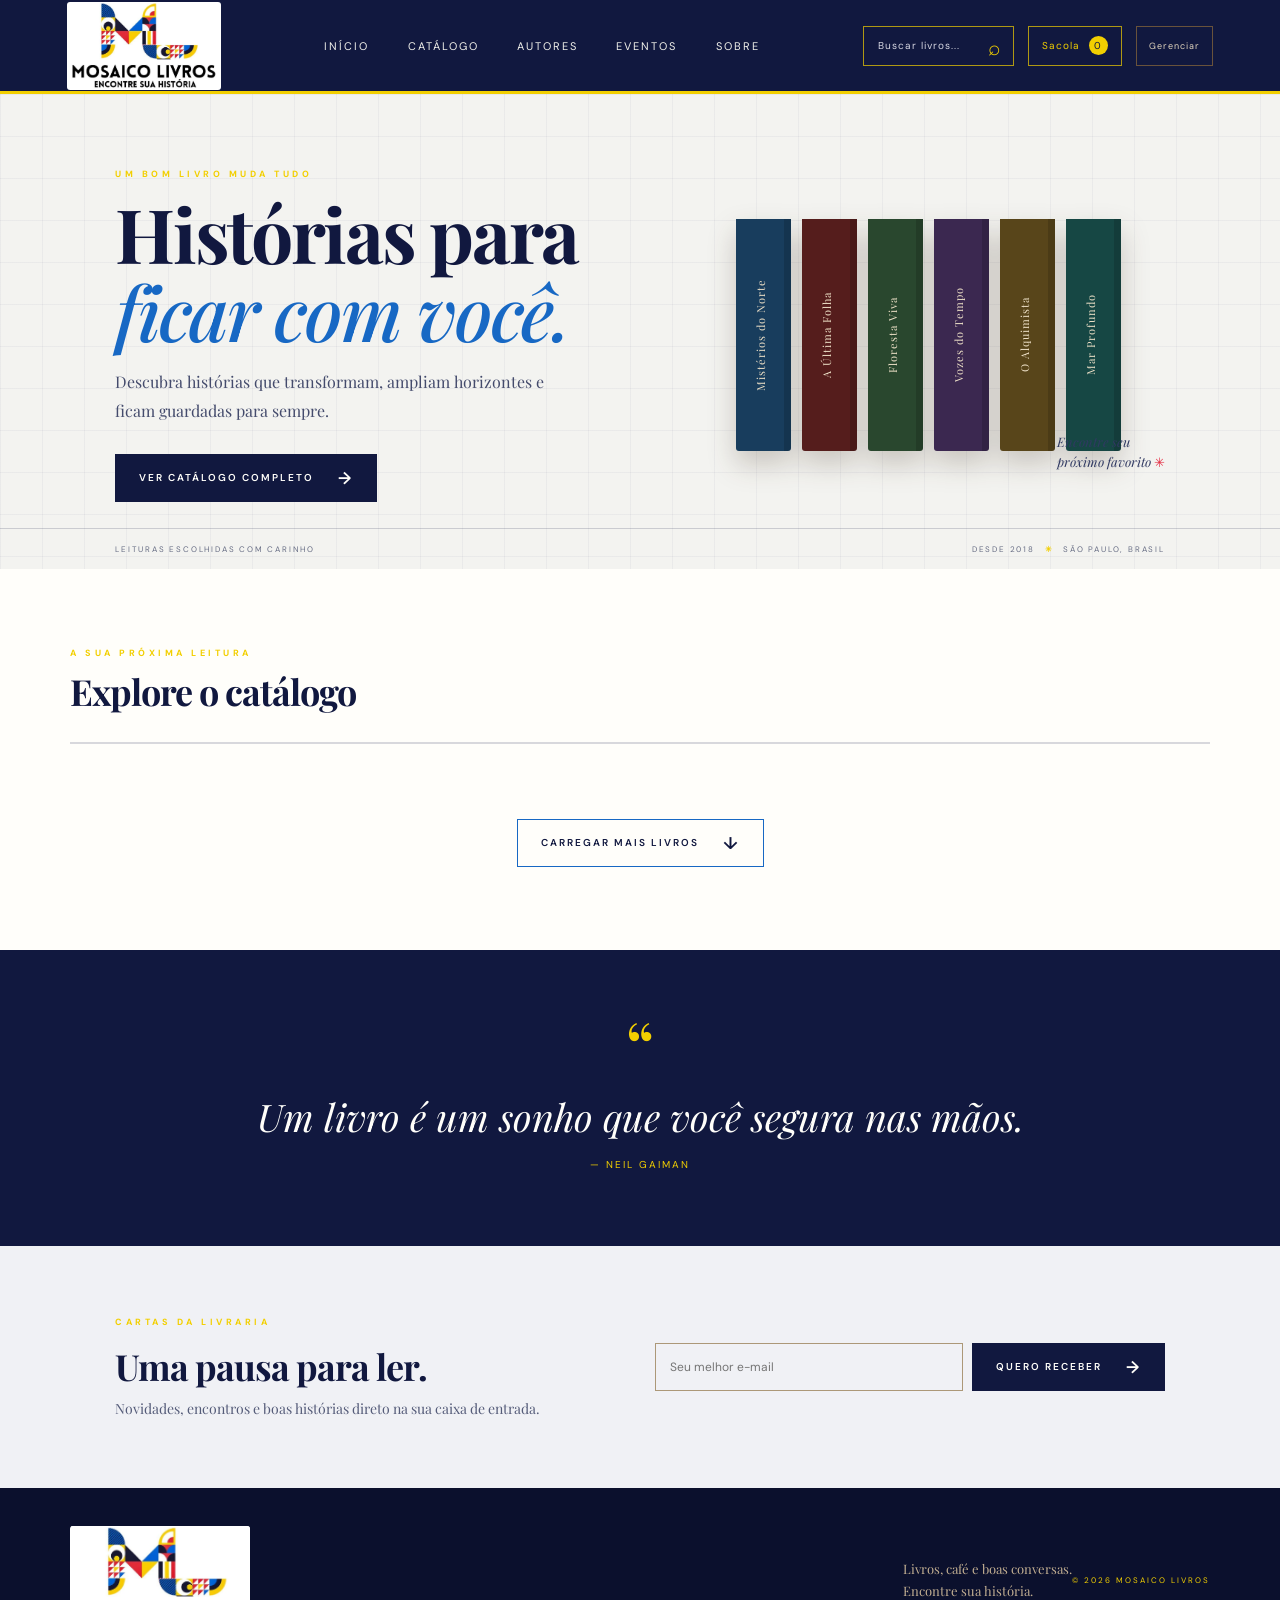
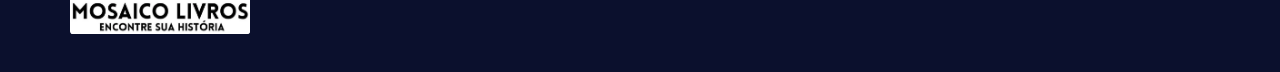
<file: index.html>
<!doctype html>
<html lang="pt-BR">
<head>
  <meta charset="utf-8">
  <meta name="viewport" content="width=device-width, initial-scale=1">
  <meta name="theme-color" content="#3d2919">
  <title>Mosaico Livros — Encontre sua história</title>
  <link rel="preconnect" href="https://fonts.googleapis.com">
  <link rel="preconnect" href="https://fonts.gstatic.com" crossorigin>
  <link href="https://fonts.googleapis.com/css2?family=DM+Sans:wght@400;500;600;700&family=Playfair+Display:wght@400;500;600;700;800&display=swap" rel="stylesheet">
  <link rel="stylesheet" href="styles.css">
</head>
<body>
  <header class="site-header">
    <a class="brand" href="#inicio" aria-label="Mosaico Livros, início">
      <img class="brand-logo" src="assets/mosaico-logo.png" alt="Mosaico Livros — Encontre sua história">
    </a>
    <nav class="main-nav" aria-label="Navegação principal">
      <a href="#inicio">Início</a><a href="#catalogo">Catálogo</a><a href="#autores">Autores</a><a href="#eventos">Eventos</a><a href="#sobre">Sobre</a>
    </nav>
    <div class="header-actions">
      <label class="search-box"><span class="sr-only">Buscar livros</span><input id="search" type="search" placeholder="Buscar livros..." autocomplete="off"><span aria-hidden="true">⌕</span></label>
      <button class="cart-button" id="cart-button" aria-label="Abrir carrinho">Sacola <span id="cart-count">0</span></button>
      <button class="manage-button" id="manage-button">Gerenciar</button>
      <button class="menu-toggle" id="menu-toggle" aria-label="Abrir menu">☰</button>
    </div>
  </header>

  <main>
    <section class="hero" id="inicio">
      <div class="hero-copy">
        <p class="eyebrow">UM BOM LIVRO MUDA TUDO</p>
        <h1>Histórias para<br><em>ficar com você.</em></h1>
        <p class="hero-description">Descubra histórias que transformam, ampliam horizontes e ficam guardadas para sempre.</p>
        <a class="button button-dark" href="#catalogo">Ver catálogo completo <span>→</span></a>
      </div>
      <div class="hero-art" aria-label="Uma pequena seleção colorida de livros">
        <div class="book-stack"><span class="shelf-book blue">Mistérios do Norte</span><span class="shelf-book red">A Última Folha</span><span class="shelf-book green">Floresta Viva</span><span class="shelf-book purple">Vozes do Tempo</span><span class="shelf-book ochre">O Alquimista</span><span class="shelf-book teal">Mar Profundo</span></div>
        <p class="art-note">Encontre seu<br>próximo favorito <span>✳</span></p>
      </div>
      <div class="hero-bottom"><span>LEITURAS ESCOLHIDAS COM CARINHO</span><span>DESDE 2018 <b>✳</b> SÃO PAULO, BRASIL</span></div>
    </section>

    <section class="catalog-section" id="catalogo">
      <div class="section-heading"><div><p class="eyebrow">A SUA PRÓXIMA LEITURA</p><h2>Explore o catálogo</h2></div><p class="result-count" id="result-count"></p></div>
      <div class="filters" role="group" aria-label="Filtrar por gênero" id="filters"></div>
      <section class="manager" id="manager" hidden aria-label="Gerenciar catálogo"></section>
      <div class="book-grid" id="book-grid"></div>
      <p class="empty-state" id="empty-state" hidden>Nenhum livro encontrado. Tente outro título ou gênero.</p>
      <button class="button button-outline load-more" id="load-more">Carregar mais livros <span>↓</span></button>
    </section>

    <section class="quote-section" id="autores"><span class="quote-mark">“</span><blockquote>Um livro é um sonho que você segura nas mãos.</blockquote><p>— Neil Gaiman</p></section>

    <section class="newsletter" id="eventos"><div><p class="eyebrow">CARTAS DA LIVRARIA</p><h2>Uma pausa para ler.</h2><p>Novidades, encontros e boas histórias direto na sua caixa de entrada.</p></div><form id="newsletter-form"><label class="sr-only" for="email">Seu e-mail</label><input id="email" type="email" placeholder="Seu melhor e-mail" required><button class="button button-dark" type="submit">Quero receber <span>→</span></button></form><p class="newsletter-message" id="newsletter-message" aria-live="polite"></p></section>
  </main>

  <footer id="sobre"><a class="brand footer-brand" href="#inicio"><img class="brand-logo" src="assets/mosaico-logo.png" alt="Mosaico Livros — Encontre sua história"></a><p>Livros, café e boas conversas.<br>Encontre sua história.</p><span class="copyright">© 2026 MOSAICO LIVROS</span></footer>

  <dialog class="book-dialog" id="book-dialog"><button class="dialog-close" aria-label="Fechar">×</button><div class="dialog-content" id="dialog-content"></div></dialog>
  <dialog class="login-dialog" id="login-dialog"><button class="dialog-close" aria-label="Fechar">×</button><p class="eyebrow">ÁREA RESTRITA</p><h2>Acesso do administrador</h2><form id="login-form"><label for="admin-password">Senha</label><input id="admin-password" type="password" autocomplete="current-password" required><button class="button button-dark" type="submit">Entrar</button><p id="login-error" aria-live="polite"></p></form></dialog>
  <dialog class="cart-dialog" id="cart-dialog"><button class="dialog-close" aria-label="Fechar">×</button><p class="eyebrow">SUA SELEÇÃO</p><h2>Sacola de livros</h2><div id="cart-items"></div><div class="cart-total" id="cart-total"></div><label class="whatsapp-label" for="whatsapp-number">Número do WhatsApp da livraria</label><input class="whatsapp-input" id="whatsapp-number" type="tel" placeholder="5511999999999"><button class="button button-dark whatsapp-send" id="whatsapp-send">Enviar pedido pelo WhatsApp <span>↗</span></button><p class="cart-note">O WhatsApp abrirá com a mensagem do pedido pronta para você enviar.</p></dialog>
  <script src="script.js"></script>
</body>
</html>
</file>
<file: styles.css>
:root{--ink:#3d2919;--ink-deep:#2d1d11;--cream:#f4eedf;--paper:#e9dfc9;--gold:#d49a35;--muted:#9b8d76;--line:rgba(61,41,25,.16);--serif:'Playfair Display',Georgia,serif;--sans:'DM Sans',Arial,sans-serif}*{box-sizing:border-box}html{scroll-behavior:smooth}body{margin:0;background:var(--cream);color:var(--ink);font-family:var(--serif)}button,input{font:inherit}button,a{-webkit-tap-highlight-color:transparent}a{color:inherit;text-decoration:none}.sr-only{position:absolute;width:1px;height:1px;padding:0;margin:-1px;overflow:hidden;clip:rect(0,0,0,0);white-space:nowrap;border:0}.site-header{height:94px;padding:0 5.25%;display:flex;align-items:center;justify-content:space-between;background:var(--ink);color:var(--cream);border-bottom:3px solid var(--gold);position:relative;z-index:5}.brand{display:flex;flex-direction:column;gap:1px;width:max-content}.brand-name{font-size:30px;line-height:1;font-weight:800;letter-spacing:-1.3px}.brand-name i{color:var(--gold);font-style:italic}.brand-caption{font-family:var(--sans);font-size:9px;color:var(--gold);letter-spacing:4.3px;margin-top:5px}.main-nav{display:flex;gap:clamp(22px,3vw,55px);align-items:center}.main-nav a,.eyebrow,.button,.hero-bottom,.result-count,.filters,.book-author,.badge,.copyright{font-family:var(--sans);text-transform:uppercase;letter-spacing:2px}.main-nav a{font-size:11px;color:#e6d9c4;transition:color .2s}.main-nav a:hover{color:var(--gold)}.header-actions{display:flex;gap:14px;align-items:center}.search-box{display:flex;align-items:center;border:1px solid rgba(212,154,53,.7);height:40px;padding:0 12px;color:var(--gold)}.search-box input{width:112px;border:0;outline:0;background:transparent;color:var(--cream);font:10px var(--sans);letter-spacing:1px}.search-box input::placeholder{color:#d0b88f}.search-box span{font-size:21px}.cart-button{height:40px;border:1px solid rgba(212,154,53,.7);color:var(--gold);background:transparent;font:10px var(--sans);letter-spacing:1px;padding:0 13px;cursor:pointer}.cart-button span{background:var(--gold);color:var(--ink);border-radius:50%;display:inline-grid;place-items:center;width:19px;height:19px;margin-left:5px}.menu-toggle{display:none;background:none;color:var(--cream);border:0;font-size:24px}.hero{min-height:438px;position:relative;overflow:hidden;padding:74px 9% 67px;background-color:var(--paper);background-image:linear-gradient(rgba(122,90,48,.045) 1px,transparent 1px),linear-gradient(90deg,rgba(122,90,48,.045) 1px,transparent 1px);background-size:42px 42px;display:grid;grid-template-columns:1.1fr .9fr;align-items:center}.hero-copy{max-width:510px;z-index:1}.eyebrow{font-size:9px;color:var(--gold);font-weight:700;letter-spacing:3.5px;margin:0 0 14px}.hero h1{font-size:clamp(45px,6vw,75px);line-height:1.04;letter-spacing:-2.3px;margin:0 0 18px;font-weight:700}.hero h1 em{color:#976b2b;font-weight:500}.hero-description{font-size:16px;line-height:1.8;max-width:465px;color:#70563b;margin:0 0 28px}.button{min-height:48px;padding:0 23px;display:inline-flex;align-items:center;justify-content:center;gap:24px;font-size:10px;letter-spacing:2px;font-weight:600;border:1px solid transparent;cursor:pointer;transition:transform .2s,background .2s}.button:hover{transform:translateY(-2px)}.button span{font-size:17px}.button-dark{background:var(--ink);color:var(--cream)}.button-dark:hover{background:#563920}.hero-art{height:285px;display:flex;flex-direction:column;align-items:center;justify-content:center;position:relative}.book-stack{height:232px;display:flex;align-items:stretch;gap:11px;filter:drop-shadow(0 13px 14px rgba(49,30,13,.22))}.shelf-book{width:55px;border-radius:3px 3px 0 0;display:flex;justify-content:center;align-items:center;writing-mode:vertical-rl;transform:rotate(180deg);color:#eee1c8;font-size:11px;letter-spacing:1px;border-left:7px solid rgba(0,0,0,.15)}.blue{background:#183d5d}.red{background:#551d1c}.green{background:#29472e}.purple{background:#3b2850}.ochre{background:#58451a}.teal{background:#164744}.art-note{position:absolute;right:0;bottom:-7px;color:#805e32;font-size:13px;line-height:1.5;font-style:italic}.art-note span{color:var(--gold);font-style:normal}.hero-bottom{position:absolute;bottom:0;left:0;right:0;border-top:1px solid rgba(61,41,25,.18);padding:15px 9%;display:flex;justify-content:space-between;font-size:8px;color:#8a7658;letter-spacing:1.8px}.hero-bottom b{color:var(--gold);margin:0 6px}.catalog-section{padding:78px 5.5% 83px;max-width:1600px;margin:auto}.section-heading{display:flex;align-items:end;justify-content:space-between;margin-bottom:27px}.section-heading .eyebrow{margin-bottom:8px}.section-heading h2,.newsletter h2{font-size:36px;letter-spacing:-1px;margin:0}.result-count{font-size:9px;color:var(--muted);letter-spacing:1px}.filters{display:flex;gap:0;overflow:auto;border-top:1px solid var(--line);border-bottom:1px solid var(--line);margin-bottom:33px;scrollbar-width:none}.filters::-webkit-scrollbar{display:none}.filter-button{flex:none;border:0;border-right:1px solid var(--line);background:transparent;padding:15px 20px;color:#8a785f;font-size:9px;letter-spacing:1.5px;cursor:pointer}.filter-button:first-child{border-left:1px solid var(--line)}.filter-button:hover,.filter-button.active{color:#a8731d;background:rgba(212,154,53,.08)}.filter-button.active{box-shadow:inset 0 -2px var(--gold)}.book-grid{display:grid;grid-template-columns:repeat(5,minmax(0,1fr));gap:34px 24px}.book-card{min-width:0;cursor:pointer;outline:none}.book-card:focus-visible .book-cover,.book-card:hover .book-cover{transform:translateY(-5px);box-shadow:0 18px 28px rgba(53,36,22,.22)}.book-cover{height:clamp(270px,31vw,390px);border-radius:5px 15px 15px 5px;position:relative;overflow:hidden;display:flex;flex-direction:column;justify-content:flex-end;padding:22px 19px;color:white;box-shadow:0 11px 20px rgba(53,36,22,.17);transition:.25s}.book-cover:before{content:"";position:absolute;left:0;top:0;bottom:0;width:18px;background:rgba(0,0,0,.18);border-right:1px solid rgba(255,255,255,.06)}.book-cover:after{content:"";position:absolute;width:210px;height:210px;border:1px solid rgba(255,255,255,.08);border-radius:50%;right:-95px;top:22px;box-shadow:0 0 0 28px rgba(255,255,255,.025),0 0 0 58px rgba(255,255,255,.02)}.cover-blue{background:linear-gradient(145deg,#1b4163,#102842)}.cover-green{background:linear-gradient(145deg,#2c4b31,#1a3121)}.cover-red{background:linear-gradient(145deg,#5a2222,#371414)}.cover-teal{background:linear-gradient(145deg,#15514c,#103835)}.cover-ochre{background:linear-gradient(145deg,#67521f,#453613)}.cover-plum{background:linear-gradient(145deg,#58405d,#34253a)}.cover-rust{background:linear-gradient(145deg,#87472d,#5a2c1e)}.cover-slate{background:linear-gradient(145deg,#45505c,#29343e)}.cover-title,.cover-author{position:relative;z-index:1}.cover-title{font-size:18px;line-height:1.2;font-weight:700}.cover-author{font-size:11px;margin-top:8px;color:rgba(255,255,255,.75);letter-spacing:.3px}.badge{position:absolute;right:12px;top:13px;z-index:2;background:#963127;color:white;padding:6px 8px;font-size:7px;letter-spacing:1.5px}.badge.offer{background:var(--gold);color:var(--ink)}.book-info{padding:13px 4px 0}.stars{color:#c58d31;font-family:var(--sans);font-size:12px;letter-spacing:2px}.book-info h3{font-size:18px;margin:7px 0 4px;line-height:1.25}.book-author{font-size:9px;text-transform:none;letter-spacing:.4px;color:#93836c;font-style:italic}.price-line{display:flex;align-items:baseline;gap:10px;margin-top:12px}.price{font-size:23px;font-weight:600}.old-price{font-size:11px;color:#a1947f;text-decoration:line-through}.load-more{display:flex;margin:42px auto 0}.button-outline{border-color:#927248;background:transparent;color:var(--ink)}.button-outline:hover{background:#eadcc3}.empty-state{text-align:center;color:var(--muted);padding:35px}.quote-section{background:var(--ink);color:var(--cream);text-align:center;padding:70px 20px 65px;position:relative}.quote-mark{color:var(--gold);font-size:72px;line-height:.7}.quote-section blockquote{font-size:clamp(24px,3vw,38px);font-style:italic;margin:12px auto 16px;max-width:780px}.quote-section p{font:10px var(--sans);letter-spacing:2px;color:#c6a979;text-transform:uppercase}.newsletter{position:relative;display:flex;align-items:center;justify-content:space-between;gap:35px;padding:70px 9%;background:#e9dfc9}.newsletter h2{margin-bottom:9px}.newsletter div>p:last-child{margin:0;color:#78664e;font-size:14px}.newsletter form{display:flex;max-width:510px;width:50%;gap:9px}.newsletter input{min-width:0;flex:1;background:transparent;border:1px solid #ac9878;padding:0 14px;font:12px var(--sans);outline-color:var(--gold)}.newsletter-message{position:absolute;right:9%;bottom:28px;color:#6e6a3c;font:12px var(--sans)}footer{background:var(--ink-deep);color:var(--cream);padding:38px 5.5%;display:flex;align-items:center;justify-content:space-between}footer p{font-size:13px;color:#c0ad91;line-height:1.7}footer .brand-name{font-size:25px}.footer-brand{margin-right:auto}footer p{margin-left:8%}.copyright{font-size:8px;color:#ad9878}.book-dialog,.cart-dialog{border:0;padding:0;background:var(--cream);color:var(--ink);box-shadow:0 25px 80px rgba(0,0,0,.35);max-height:90vh}.book-dialog{width:min(850px,92vw);max-width:none}.book-dialog::backdrop,.cart-dialog::backdrop{background:rgba(22,15,9,.82)}.book-dialog:before{content:"";height:5px;background:var(--gold);display:block}.dialog-close{position:absolute;right:20px;top:16px;background:transparent;border:0;color:#8f816b;font:32px var(--sans);cursor:pointer;z-index:3}.dialog-content{padding:45px 7% 42px;display:grid;grid-template-columns:225px 1fr;gap:40px}.dialog-cover{height:340px}.dialog-meta{display:flex;gap:28px;margin:25px 0}.dialog-meta div{display:flex;flex-direction:column;gap:7px}.dialog-meta span,.dialog-rating>span{font:8px var(--sans);letter-spacing:2px;color:#9b8c73}.dialog-meta strong{font-size:17px}.dialog-description{grid-column:1/-1;font-size:16px;line-height:1.8;color:#735a3e;margin:0;padding-top:5px}.dialog-purchase{grid-column:1/-1;border-top:1px solid var(--line);padding-top:22px;display:flex;align-items:center;gap:20px}.dialog-price{font-size:38px;font-weight:700}.dialog-purchase .button{flex:1}.cart-dialog{width:min(500px,92vw);max-width:none;padding:42px}.cart-dialog h2{font-size:30px;margin:0 0 20px}.cart-row{display:flex;justify-content:space-between;gap:10px;border-bottom:1px solid var(--line);padding:14px 0}.cart-row small{display:block;color:var(--muted);margin-top:4px}.cart-row button{background:none;border:0;color:#a34730;cursor:pointer}.cart-total{font-size:20px;font-weight:700;text-align:right;padding:20px 0}.cart-note{font:11px/1.5 var(--sans);color:#8b7c65}
@media(max-width:1000px){.site-header{padding:0 4%}.main-nav{gap:18px}.main-nav a{font-size:9px}.search-box input{width:78px}.book-grid{grid-template-columns:repeat(4,minmax(0,1fr))}.book-cover{height:clamp(260px,35vw,360px)}.hero{padding-left:7%;padding-right:7%}.shelf-book{width:47px}.dialog-content{gap:28px}.dialog-cover{height:300px}}
@media(max-width:720px){.site-header{height:76px;padding:0 5%}.brand-name{font-size:25px}.brand-caption{font-size:7px;letter-spacing:3px}.main-nav{display:none;position:absolute;top:73px;left:0;right:0;background:var(--ink);padding:20px 5%;flex-direction:column;align-items:flex-start;border-bottom:2px solid var(--gold)}.main-nav.open{display:flex}.main-nav a{font-size:11px}.header-actions{gap:8px}.search-box{height:36px;padding:0 8px}.search-box input{width:min(25vw,100px);font-size:9px}.cart-button{height:36px;padding:0 8px;font-size:9px}.menu-toggle{display:block}.hero{grid-template-columns:1fr;min-height:0;padding:55px 7% 72px}.hero h1{font-size:54px}.hero-description{font-size:14px;max-width:390px}.hero-art{height:220px;margin-top:28px}.book-stack{height:185px;gap:7px}.shelf-book{width:42px;font-size:9px}.art-note{right:4%;bottom:0;font-size:11px}.hero-bottom{padding:12px 7%;font-size:7px}.catalog-section{padding:55px 5%}.section-heading h2,.newsletter h2{font-size:30px}.filters{margin-right:-5vw;padding-right:5vw}.filter-button{padding:14px 15px;font-size:8px}.book-grid{grid-template-columns:repeat(2,minmax(0,1fr));gap:28px 16px}.book-cover{height:clamp(245px,75vw,370px);padding:17px 15px}.cover-title{font-size:16px}.book-info h3{font-size:16px}.price{font-size:20px}.newsletter{display:block;padding:52px 7% 68px}.newsletter form{width:100%;margin-top:22px}.newsletter form .button{padding:0 12px;gap:10px;font-size:8px}.newsletter input{height:48px}.newsletter-message{left:7%;right:7%;bottom:24px}.quote-section{padding:55px 22px}footer{padding:30px 6%;flex-wrap:wrap;gap:16px}footer p{margin:0;font-size:11px}footer .copyright{width:100%}.dialog-content{padding:48px 7% 30px;grid-template-columns:130px 1fr;gap:20px}.dialog-cover{height:220px;padding:12px 10px}.dialog-cover .cover-title{font-size:14px}.dialog-cover .cover-author{font-size:9px}.dialog-content .eyebrow{font-size:8px}.dialog-content h2{font-size:25px;padding-right:20px}.dialog-meta{gap:12px;margin:16px 0}.dialog-meta strong{font-size:13px}.dialog-meta span,.dialog-rating>span{font-size:7px}.dialog-description{font-size:13px}.dialog-purchase{gap:12px;flex-wrap:wrap}.dialog-price{font-size:31px}.dialog-purchase .button{min-width:100%;min-height:46px}.cart-dialog{padding:38px 25px}}
@media(max-width:390px){.search-box input{width:70px}.cart-button{font-size:0}.cart-button span{font-size:10px;margin:0}.hero h1{font-size:47px}.shelf-book{width:35px}.book-grid{gap:25px 12px}.book-cover{height:245px}}
.manage-button{height:40px;border:1px solid rgba(212,154,53,.45);color:#e4d7c0;background:transparent;font:9px var(--sans);letter-spacing:1px;padding:0 12px;cursor:pointer}.manage-button:hover{border-color:var(--gold);color:var(--gold)}.manager{margin:28px 0 36px;padding:28px;background:#eee5d3;border:1px solid #d6c6a9}.manager[hidden]{display:none}.manager-heading{display:flex;align-items:center;justify-content:space-between;border-bottom:1px solid var(--line);padding-bottom:14px;margin-bottom:22px}.manager-heading h3{font-size:26px;margin:0}.manager-close{border:0;background:none;color:#806b4d;cursor:pointer}.manager-columns{display:grid;grid-template-columns:1fr 1fr;gap:22px}.manager-side{display:grid;gap:15px}.manager-form{padding:17px;background:#f7f2e8;border:1px solid rgba(61,41,25,.1)}.manager-form h4{margin:0 0 14px;font-size:17px}.manager-form label{display:grid;gap:6px;margin:10px 0;font:10px var(--sans);letter-spacing:.5px;color:#806b4d}.manager-form input,.manager-form select,.manager-form textarea{min-height:38px;width:100%;border:1px solid #c8b999;background:#fffdf8;padding:8px;color:var(--ink);font:12px var(--sans)}.manager-form textarea{resize:vertical}.manager-form>.button{margin-top:8px}.inline-form{display:flex;gap:8px}.inline-form input{flex:1;min-width:0}.inline-form .button{padding:0 12px;letter-spacing:1px}.manage-list{max-height:170px;overflow:auto}.manage-row{display:flex;align-items:center;justify-content:space-between;gap:12px;border-top:1px solid var(--line);padding:8px 0;font-size:13px}.manage-row small{display:block;color:var(--muted);font:10px var(--sans);margin-top:3px}.manage-row button{border:0;background:none;color:#a34730;font:10px var(--sans);cursor:pointer}.manager-note{font:11px/1.5 var(--sans);color:#8a785f;margin:17px 0 0}.whatsapp-label{display:block;font:10px var(--sans);color:#806b4d;margin-top:20px}.whatsapp-input{width:100%;height:43px;border:1px solid #c8b999;background:#fffdf8;padding:0 12px;margin:7px 0 10px;font:13px var(--sans);color:var(--ink)}.whatsapp-send{width:100%;background:#27694a}.whatsapp-send:hover{background:#1d5239}.cart-note{margin-top:12px}@media(max-width:720px){.manage-button{font-size:0;width:34px;padding:0;position:relative}.manage-button:after{content:'⚙';font-size:17px}.manager{padding:18px 13px}.manager-heading h3{font-size:21px}.manager-columns{grid-template-columns:1fr}.manager-side{display:contents}.manager-form{padding:14px}.dialog-close{right:13px}.cart-dialog{padding-top:45px}}
.book-photo{position:absolute;inset:0;width:100%;height:100%;object-fit:cover;z-index:0}.cover-title,.cover-author{z-index:1;text-shadow:0 2px 8px rgba(0,0,0,.75)}.photo-preview{display:block;max-width:150px;max-height:190px;object-fit:cover;margin:10px 0;border:1px solid #c8b999}.login-dialog{position:relative;border:0;padding:42px;width:min(420px,92vw);background:var(--cream);color:var(--ink);box-shadow:0 25px 80px rgba(0,0,0,.35)}.login-dialog::backdrop{background:rgba(22,15,9,.82)}.login-dialog h2{font-size:28px;margin:0 0 22px}.login-dialog form label{display:block;font:11px var(--sans);margin-bottom:7px}.login-dialog input{width:100%;height:44px;padding:0 12px;border:1px solid #c8b999;background:#fffdf8;margin-bottom:14px}.login-dialog form .button{width:100%}#login-error{min-height:18px;color:#a34730;font:12px var(--sans)}@media(max-width:720px){.login-dialog{padding:40px 25px}}
:root{--ink:#11183f;--ink-deep:#0b102d;--cream:#fffefa;--paper:#f3f3f0;--gold:#f2cf00;--muted:#777b8e;--line:rgba(17,24,63,.16)}
.brand-logo{display:block;width:154px;height:88px;object-fit:contain;background:#fff;border-radius:3px}.footer-brand .brand-logo{width:180px;height:108px}.site-header{background:var(--ink);border-bottom-color:#f2cf00}.main-nav a{color:#f3f2ec}.main-nav a:hover,.search-box,.cart-button{color:#f2cf00}.search-box,.cart-button{border-color:rgba(242,207,0,.7)}.search-box input{color:#fffefa}.search-box input::placeholder{color:#d8d8e3}.cart-button span{background:#f2cf00;color:#11183f}.button-dark{background:#11183f;color:#fffefa}.button-dark:hover{background:#202b68}.hero{background-color:#f3f3f0;background-image:linear-gradient(rgba(17,24,63,.04) 1px,transparent 1px),linear-gradient(90deg,rgba(17,24,63,.04) 1px,transparent 1px)}.hero h1 em{color:#1768c4}.hero-description,.dialog-description{color:#444b6c}.hero-bottom{border-color:rgba(17,24,63,.18);color:#676d84}.art-note{color:#303962}.filter-button{color:#626986}.filter-button:hover,.filter-button.active{color:#11183f;background:rgba(242,207,0,.16)}.filter-button.active{box-shadow:inset 0 -2px #f2cf00}.quote-section{background:#11183f;color:#fffefa}.quote-mark,.quote-section p{color:#f2cf00}.newsletter{background:#f0f1f5}.newsletter div>p:last-child{color:#555c79}.cover-blue{background:linear-gradient(145deg,#1673d1,#11183f)}.cover-green{background:linear-gradient(145deg,#1673d1,#11183f)}.cover-red{background:linear-gradient(145deg,#e42d43,#981d35)}.cover-teal{background:linear-gradient(145deg,#287ee0,#174b91)}.cover-ochre{background:linear-gradient(145deg,#f2d000,#d39f00);color:#11183f}.cover-ochre .cover-title,.cover-ochre .cover-author{text-shadow:none;color:#11183f}.cover-plum{background:linear-gradient(145deg,#29285f,#11183f)}.cover-rust{background:linear-gradient(145deg,#ef3948,#a52037)}.cover-slate{background:linear-gradient(145deg,#357fe0,#1b366f)}.badge{background:#e42d43}.badge.offer{background:#f2cf00;color:#11183f}.art-note span{color:#e42d43}.stars{color:#e6be00}.price,.book-info h3{color:#11183f}.button-outline{border-color:#1768c4;color:#11183f}.button-outline:hover{background:#eef2fa}footer{background:#0b102d;color:#fffefa}.copyright{color:#f2cf00}.manager{background:#f2f3f8;border-color:#d6d9e7}.manager-form{background:#fffefa}.whatsapp-send{background:#27694a}.book-dialog,.cart-dialog,.login-dialog{background:#fffefa;color:#11183f}.dialog-close{color:#535a77}.dialog-description{border-color:rgba(17,24,63,.16)}@media(max-width:720px){.brand-logo{width:128px;height:72px}.footer-brand .brand-logo{width:158px;height:96px}}
</file>
